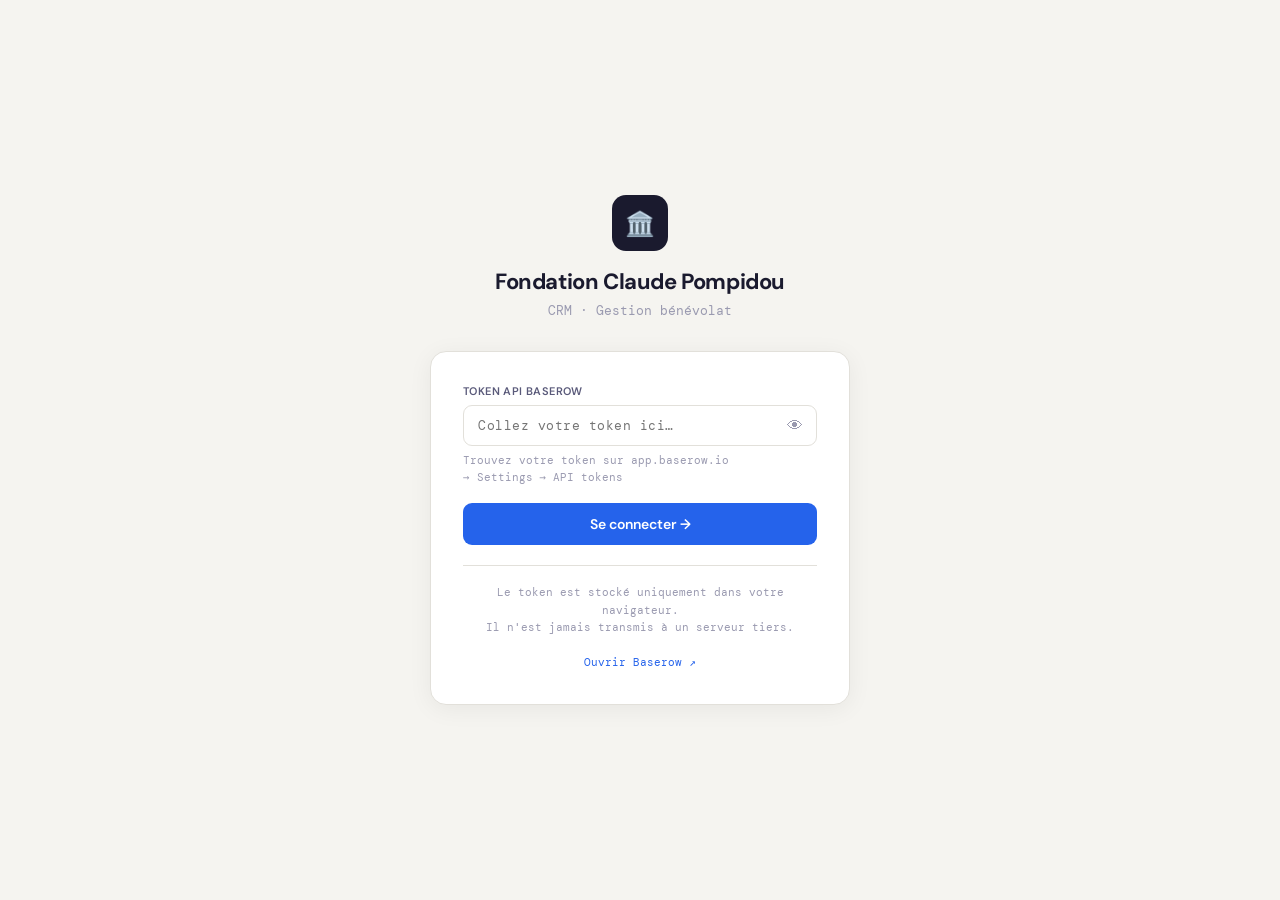
<file: index.html>
<!DOCTYPE html>
<html lang="fr">
<head>
<meta charset="UTF-8">
<meta name="viewport" content="width=device-width, initial-scale=1.0">
<title>Connexion — CRM Fondation Claude Pompidou</title>
<style>
@import url('https://fonts.googleapis.com/css2?family=DM+Sans:ital,wght@0,300;0,400;0,500;0,600;1,400&family=DM+Mono:wght@400;500&display=swap');

:root {
  --bg: #f5f4f0;
  --white: #ffffff;
  --text: #1a1a2e;
  --text2: #5a5a7a;
  --text3: #9a9ab0;
  --border: #e2e0da;
  --accent: #2563eb;
  --accent-bg: #eff6ff;
  --ok: #059669;
  --ok-bg: #ecfdf5;
  --ko: #dc2626;
  --ko-bg: #fef2f2;
  --ko-border: #fca5a5;
}

*, *::before, *::after { box-sizing: border-box; margin: 0; padding: 0; }
body {
  background: var(--bg);
  font-family: 'DM Sans', sans-serif;
  color: var(--text);
  min-height: 100vh;
  display: flex;
  align-items: center;
  justify-content: center;
  padding: 24px;
}

.login-wrap {
  width: 100%;
  max-width: 420px;
}

.login-header {
  text-align: center;
  margin-bottom: 32px;
}
.login-logo {
  display: inline-flex;
  align-items: center;
  justify-content: center;
  width: 56px; height: 56px;
  background: var(--text);
  border-radius: 14px;
  font-size: 24px;
  margin-bottom: 16px;
}
.login-title {
  font-size: 22px;
  font-weight: 700;
  letter-spacing: -0.4px;
  color: var(--text);
}
.login-sub {
  font-size: 13px;
  color: var(--text3);
  margin-top: 6px;
  font-family: 'DM Mono', monospace;
}

.login-card {
  background: white;
  border: 1.5px solid var(--border);
  border-radius: 16px;
  padding: 32px;
  box-shadow: 0 4px 24px rgba(0,0,0,0.06);
}

.form-group { margin-bottom: 18px; }
.form-label {
  display: block;
  font-size: 11px;
  font-weight: 600;
  color: var(--text2);
  text-transform: uppercase;
  letter-spacing: 0.4px;
  margin-bottom: 7px;
}
.input-wrap {
  position: relative;
}
.form-input {
  width: 100%;
  border: 1.5px solid var(--border);
  border-radius: 9px;
  padding: 11px 44px 11px 14px;
  font-family: 'DM Mono', monospace;
  font-size: 13px;
  color: var(--text);
  outline: none;
  transition: border-color 0.15s;
  background: white;
  letter-spacing: 0.5px;
}
.form-input:focus { border-color: var(--accent); }
.form-input.error { border-color: var(--ko); }
.toggle-pwd {
  position: absolute;
  right: 12px;
  top: 50%;
  transform: translateY(-50%);
  background: none;
  border: none;
  cursor: pointer;
  color: var(--text3);
  font-size: 16px;
  padding: 2px;
  transition: color 0.15s;
}
.toggle-pwd:hover { color: var(--text); }

.form-hint {
  font-size: 11px;
  color: var(--text3);
  margin-top: 6px;
  font-family: 'DM Mono', monospace;
  line-height: 1.5;
}
.form-error {
  font-size: 12px;
  color: var(--ko);
  margin-top: 8px;
  font-weight: 500;
  display: none;
  background: var(--ko-bg);
  border: 1px solid var(--ko-border);
  border-radius: 7px;
  padding: 8px 12px;
}
.form-error.visible { display: block; }

.btn-login {
  width: 100%;
  padding: 12px;
  background: var(--accent);
  color: white;
  border: none;
  border-radius: 9px;
  font-family: 'DM Sans', sans-serif;
  font-size: 14px;
  font-weight: 600;
  cursor: pointer;
  transition: all 0.15s;
  display: flex;
  align-items: center;
  justify-content: center;
  gap: 8px;
  margin-top: 8px;
}
.btn-login:hover { background: #1d4ed8; }
.btn-login:disabled { opacity: 0.6; cursor: not-allowed; }

.login-footer {
  margin-top: 20px;
  padding-top: 18px;
  border-top: 1px solid var(--border);
  font-size: 11px;
  color: var(--text3);
  font-family: 'DM Mono', monospace;
  line-height: 1.6;
  text-align: center;
}
.login-footer a { color: var(--accent); text-decoration: none; }
.login-footer a:hover { text-decoration: underline; }

.spinner {
  width: 16px; height: 16px;
  border: 2px solid rgba(255,255,255,0.4);
  border-top-color: white;
  border-radius: 50%;
  animation: spin 0.7s linear infinite;
  display: none;
}
.btn-login.loading .spinner { display: block; }
.btn-login.loading .btn-text { display: none; }
@keyframes spin { to { transform: rotate(360deg); } }

.already-logged {
  background: var(--ok-bg);
  border: 1.5px solid #6ee7b7;
  border-radius: 10px;
  padding: 14px 16px;
  display: none;
  align-items: center;
  gap: 10px;
  margin-bottom: 20px;
  font-size: 13px;
  color: var(--ok);
  font-weight: 500;
}
.already-logged.visible { display: flex; }
</style>
</head>
<body>

<div class="login-wrap">

  <div class="login-header">
    <div class="login-logo">🏛️</div>
    <div class="login-title">Fondation Claude Pompidou</div>
    <div class="login-sub">CRM · Gestion bénévolat</div>
  </div>

  <div class="login-card">

    <div class="already-logged" id="alreadyLogged">
      ✅ Vous êtes déjà connecté·e.
      <a href="benevoles.html" style="margin-left:auto; color:var(--accent); font-size:12px;">Accéder →</a>
    </div>

    <div class="form-group">
      <label class="form-label">Token API Baserow</label>
      <div class="input-wrap">
        <input
          type="password"
          id="tokenInput"
          class="form-input"
          placeholder="Collez votre token ici…"
          autocomplete="off"
          spellcheck="false"
        />
        <button class="toggle-pwd" type="button" onclick="togglePwd()" title="Afficher/masquer">👁</button>
      </div>
      <div class="form-hint">
        Trouvez votre token sur app.baserow.io<br>
        → Settings → API tokens
      </div>
    </div>

    <div class="form-error" id="formError"></div>

    <button class="btn-login" id="loginBtn" onclick="handleLogin()">
      <span class="btn-text">Se connecter →</span>
      <div class="spinner"></div>
    </button>

    <div class="login-footer">
      Le token est stocké uniquement dans votre navigateur.<br>
      Il n'est jamais transmis à un serveur tiers.<br><br>
      <a href="https://app.baserow.io" target="_blank">Ouvrir Baserow ↗</a>
    </div>

  </div>
</div>

<script>
// Config inline (pas de fichier JS externe sur la page de login)
const STORAGE_KEY = 'fcp_crm_token';
const BASE_URL    = 'https://api.baserow.io';
const TABLE_ID    = 837810;

// Vérifie si déjà connecté
window.addEventListener('load', () => {
  const existing = localStorage.getItem(STORAGE_KEY);
  if (existing) {
    document.getElementById('alreadyLogged').classList.add('visible');
    document.getElementById('tokenInput').value = existing;
  }
});

function togglePwd() {
  const inp = document.getElementById('tokenInput');
  inp.type = inp.type === 'password' ? 'text' : 'password';
}

function showError(msg) {
  const el = document.getElementById('formError');
  el.textContent = msg;
  el.classList.add('visible');
  document.getElementById('tokenInput').classList.add('error');
}
function clearError() {
  document.getElementById('formError').classList.remove('visible');
  document.getElementById('tokenInput').classList.remove('error');
}

async function handleLogin() {
  clearError();
  const token = document.getElementById('tokenInput').value.trim();

  if (!token) {
    showError('Veuillez saisir votre token API Baserow.');
    return;
  }

  const btn = document.getElementById('loginBtn');
  btn.disabled = true;
  btn.classList.add('loading');

  try {
    // Test du token contre la vraie API
    const res = await fetch(`${BASE_URL}/api/database/rows/table/${TABLE_ID}/?size=1`, {
      headers: { 'Authorization': `Token ${token}` }
    });

    if (res.status === 401 || res.status === 403) {
      showError('Token invalide. Vérifiez votre token sur app.baserow.io.');
      return;
    }
    if (!res.ok) {
      showError(`Erreur de connexion (${res.status}). Réessayez dans quelques instants.`);
      return;
    }

    // Token valide → sauvegarde et redirection
    localStorage.setItem(STORAGE_KEY, token);
    window.location.href = 'benevoles.html';

  } catch (e) {
    showError('Impossible de contacter Baserow. Vérifiez votre connexion internet.');
  } finally {
    btn.disabled = false;
    btn.classList.remove('loading');
  }
}

// Connexion avec Entrée
document.getElementById('tokenInput').addEventListener('keydown', e => {
  if (e.key === 'Enter') handleLogin();
});
</script>
</body>
</html>
</file>
<file: css/style.css>
@import url('https://fonts.googleapis.com/css2?family=DM+Sans:ital,wght@0,300;0,400;0,500;0,600;1,400&family=DM+Mono:wght@400;500&display=swap');

/* ═══════════════════════════════════════
   VARIABLES
═══════════════════════════════════════ */
:root {
  --bg: #f5f4f0;
  --white: #ffffff;
  --text: #1a1a2e;
  --text2: #5a5a7a;
  --text3: #9a9ab0;
  --border: #e2e0da;

  --accent: #2563eb;
  --accent-bg: #eff6ff;
  --accent-border: #bfdbfe;

  --ok: #059669;
  --ok-bg: #ecfdf5;
  --ok-border: #6ee7b7;

  --warn: #d97706;
  --warn-bg: #fffbeb;
  --warn-border: #fcd34d;

  --ko: #dc2626;
  --ko-bg: #fef2f2;
  --ko-border: #fca5a5;

  --purple: #7c3aed;
  --purple-bg: #f5f3ff;
  --purple-border: #c4b5fd;

  --sidebar-w: 240px;
  --topbar-h: 60px;
}

/* ═══════════════════════════════════════
   RESET
═══════════════════════════════════════ */
*, *::before, *::after { box-sizing: border-box; margin: 0; padding: 0; }
body {
  background: var(--bg);
  font-family: 'DM Sans', sans-serif;
  color: var(--text);
  min-height: 100vh;
  -webkit-font-smoothing: antialiased;
}
a { text-decoration: none; color: inherit; }

/* ═══════════════════════════════════════
   LAYOUT
═══════════════════════════════════════ */
.app { display: flex; min-height: 100vh; }

/* ═══════════════════════════════════════
   SIDEBAR
═══════════════════════════════════════ */
.sidebar {
  width: var(--sidebar-w);
  background: var(--text);
  color: white;
  display: flex;
  flex-direction: column;
  position: fixed;
  top: 0; left: 0; bottom: 0;
  z-index: 100;
  overflow-y: auto;
}
.sidebar-logo {
  padding: 24px 20px 20px;
  border-bottom: 1px solid rgba(255,255,255,0.08);
  flex-shrink: 0;
}
.sidebar-logo-title {
  font-size: 13px;
  font-weight: 700;
  letter-spacing: 0.3px;
  color: white;
  line-height: 1.3;
}
.sidebar-logo-sub {
  font-family: 'DM Mono', monospace;
  font-size: 10px;
  color: rgba(255,255,255,0.4);
  margin-top: 4px;
}
.sidebar-section {
  padding: 16px 16px 6px;
  font-family: 'DM Mono', monospace;
  font-size: 9px;
  text-transform: uppercase;
  letter-spacing: 1px;
  color: rgba(255,255,255,0.3);
}
.sidebar-item {
  display: flex;
  align-items: center;
  gap: 10px;
  padding: 9px 16px;
  font-size: 13px;
  font-weight: 500;
  color: rgba(255,255,255,0.6);
  cursor: pointer;
  border-radius: 8px;
  margin: 1px 8px;
  transition: all 0.15s;
}
.sidebar-item:hover { background: rgba(255,255,255,0.07); color: white; }
.sidebar-item.active { background: rgba(255,255,255,0.13); color: white; }
.sidebar-item.disabled { opacity: 0.3; cursor: not-allowed; pointer-events: none; }
.sidebar-item .icon { font-size: 15px; width: 20px; text-align: center; flex-shrink: 0; }
.sidebar-spacer { flex: 1; }
.sidebar-footer {
  padding: 14px 16px;
  border-top: 1px solid rgba(255,255,255,0.08);
  font-size: 10px;
  color: rgba(255,255,255,0.25);
  font-family: 'DM Mono', monospace;
  flex-shrink: 0;
}

/* ═══════════════════════════════════════
   MAIN
═══════════════════════════════════════ */
.main {
  margin-left: var(--sidebar-w);
  flex: 1;
  display: flex;
  flex-direction: column;
  min-height: 100vh;
}

/* ═══════════════════════════════════════
   TOPBAR
═══════════════════════════════════════ */
.topbar {
  background: white;
  border-bottom: 1px solid var(--border);
  padding: 0 32px;
  height: var(--topbar-h);
  display: flex;
  align-items: center;
  justify-content: space-between;
  position: sticky;
  top: 0;
  z-index: 50;
}
.topbar-left { display: flex; align-items: center; gap: 12px; }
.topbar-title { font-size: 17px; font-weight: 600; letter-spacing: -0.3px; }
.topbar-count {
  background: var(--accent-bg);
  color: var(--accent);
  font-family: 'DM Mono', monospace;
  font-size: 11px;
  font-weight: 600;
  padding: 3px 10px;
  border-radius: 20px;
}
.topbar-right { display: flex; align-items: center; gap: 10px; }

/* ═══════════════════════════════════════
   BUTTONS
═══════════════════════════════════════ */
.btn {
  display: inline-flex;
  align-items: center;
  gap: 6px;
  padding: 7px 14px;
  border-radius: 8px;
  font-size: 13px;
  font-weight: 500;
  cursor: pointer;
  border: none;
  transition: all 0.15s;
  font-family: 'DM Sans', sans-serif;
  white-space: nowrap;
}
.btn-primary { background: var(--accent); color: white; }
.btn-primary:hover { background: #1d4ed8; }
.btn-ghost { background: transparent; color: var(--text2); border: 1.5px solid var(--border); }
.btn-ghost:hover { background: var(--bg); color: var(--text); }
.btn-danger { background: var(--ko-bg); color: var(--ko); border: 1.5px solid var(--ko-border); }
.btn-danger:hover { background: var(--ko); color: white; }
.btn-full { width: 100%; justify-content: center; }
.btn:disabled { opacity: 0.4; cursor: not-allowed; }

/* ═══════════════════════════════════════
   FILTERS BAR
═══════════════════════════════════════ */
.filters-bar {
  background: white;
  border-bottom: 1px solid var(--border);
  padding: 12px 32px;
  display: flex;
  align-items: center;
  gap: 10px;
  flex-wrap: wrap;
}
.search-box {
  display: flex;
  align-items: center;
  gap: 8px;
  background: var(--bg);
  border: 1.5px solid var(--border);
  border-radius: 8px;
  padding: 7px 12px;
  flex: 1;
  max-width: 320px;
  transition: border-color 0.15s;
}
.search-box:focus-within { border-color: var(--accent); }
.search-box .search-icon { color: var(--text3); font-size: 14px; flex-shrink: 0; }
.search-box input {
  border: none;
  background: transparent;
  font-family: 'DM Sans', sans-serif;
  font-size: 13px;
  color: var(--text);
  outline: none;
  width: 100%;
}
.search-box input::placeholder { color: var(--text3); }
.filter-select {
  background: var(--bg);
  border: 1.5px solid var(--border);
  border-radius: 8px;
  padding: 7px 12px;
  font-family: 'DM Sans', sans-serif;
  font-size: 13px;
  color: var(--text);
  cursor: pointer;
  outline: none;
  transition: border-color 0.15s;
  min-width: 160px;
}
.filter-select:focus { border-color: var(--accent); }
.btn-reset {
  font-size: 12px;
  color: var(--text3);
  cursor: pointer;
  padding: 6px 10px;
  border-radius: 6px;
  transition: all 0.15s;
  background: none;
  border: none;
  font-family: 'DM Sans', sans-serif;
}
.btn-reset:hover { color: var(--ko); background: var(--ko-bg); }

/* ═══════════════════════════════════════
   CONTENT
═══════════════════════════════════════ */
.content { padding: 24px 32px; flex: 1; }

/* ═══════════════════════════════════════
   TABLE CARD
═══════════════════════════════════════ */
.table-card {
  background: white;
  border: 1.5px solid var(--border);
  border-radius: 12px;
  overflow: hidden;
  box-shadow: 0 2px 8px rgba(0,0,0,0.04);
}
table { width: 100%; border-collapse: collapse; font-size: 13px; }
thead tr { background: var(--bg); border-bottom: 1.5px solid var(--border); }
thead th {
  padding: 11px 16px;
  text-align: left;
  font-family: 'DM Mono', monospace;
  font-size: 10px;
  font-weight: 500;
  text-transform: uppercase;
  letter-spacing: 0.5px;
  color: var(--text3);
  white-space: nowrap;
  user-select: none;
}
thead th.sortable { cursor: pointer; transition: color 0.15s; }
thead th.sortable:hover { color: var(--text); }
thead th.sorted { color: var(--accent); }
tbody tr { border-bottom: 1px solid var(--border); transition: background 0.1s; }
tbody tr:last-child { border-bottom: none; }
tbody tr.clickable { cursor: pointer; }
tbody tr.clickable:hover { background: #fafaf8; }
tbody td { padding: 12px 16px; vertical-align: middle; }
.cell-primary { font-weight: 600; }
.cell-secondary { color: var(--text2); font-size: 12px; }
.cell-mono { font-family: 'DM Mono', monospace; font-size: 11px; color: var(--text3); }
.cell-muted { color: var(--text3); font-style: italic; font-size: 12px; }

/* ═══════════════════════════════════════
   BADGES
═══════════════════════════════════════ */
.badge {
  display: inline-flex;
  align-items: center;
  gap: 5px;
  padding: 3px 9px;
  border-radius: 20px;
  font-size: 11px;
  font-weight: 600;
  white-space: nowrap;
}
.badge::before {
  content: '';
  width: 5px; height: 5px;
  border-radius: 50%;
  background: currentColor;
  opacity: 0.7;
  flex-shrink: 0;
}
.badge-actif      { background: var(--ok-bg);      color: var(--ok);     border: 1px solid var(--ok-border); }
.badge-candidat   { background: var(--accent-bg);   color: var(--accent); border: 1px solid var(--accent-border); }
.badge-inactif    { background: #f9fafb;             color: #6b7280;       border: 1px solid #d1d5db; }
.badge-formation  { background: var(--purple-bg);   color: var(--purple); border: 1px solid var(--purple-border); }
.badge-attente    { background: var(--warn-bg);     color: var(--warn);   border: 1px solid var(--warn-border); }
.badge-demission  { background: var(--ko-bg);       color: var(--ko);     border: 1px solid var(--ko-border); }
.badge-radie      { background: #1f2937;             color: #f3f4f6;       border: 1px solid #374151; }
.badge-default    { background: var(--purple-bg);   color: var(--purple); border: 1px solid var(--purple-border); }

/* ═══════════════════════════════════════
   ÉTATS (loading / empty / error)
═══════════════════════════════════════ */
.state-box {
  display: flex;
  flex-direction: column;
  align-items: center;
  justify-content: center;
  padding: 72px 32px;
  gap: 12px;
}
.state-icon { font-size: 36px; }
.state-title { font-size: 16px; font-weight: 600; color: var(--text2); }
.state-sub { font-size: 13px; color: var(--text3); text-align: center; max-width: 340px; line-height: 1.6; }
.spinner {
  width: 30px; height: 30px;
  border: 3px solid var(--border);
  border-top-color: var(--accent);
  border-radius: 50%;
  animation: spin 0.7s linear infinite;
}
@keyframes spin { to { transform: rotate(360deg); } }

/* ═══════════════════════════════════════
   PAGINATION
═══════════════════════════════════════ */
.pagination {
  display: flex;
  align-items: center;
  justify-content: space-between;
  padding: 12px 20px;
  border-top: 1px solid var(--border);
  background: var(--bg);
  flex-wrap: wrap;
  gap: 8px;
}
.pagination-info {
  font-family: 'DM Mono', monospace;
  font-size: 11px;
  color: var(--text3);
}
.pagination-controls { display: flex; gap: 4px; align-items: center; }
.page-btn {
  min-width: 30px; height: 30px;
  padding: 0 6px;
  border: 1.5px solid var(--border);
  border-radius: 6px;
  background: white;
  cursor: pointer;
  font-size: 12px;
  display: flex; align-items: center; justify-content: center;
  transition: all 0.15s;
  font-family: 'DM Mono', monospace;
  color: var(--text2);
}
.page-btn:hover:not(:disabled) { border-color: var(--accent); color: var(--accent); background: var(--accent-bg); }
.page-btn.active { background: var(--accent); color: white; border-color: var(--accent); font-weight: 600; }
.page-btn:disabled { opacity: 0.3; cursor: not-allowed; }

/* ═══════════════════════════════════════
   PANEL LATÉRAL (fiche détail)
═══════════════════════════════════════ */
.panel-overlay {
  position: fixed; inset: 0;
  z-index: 150;
  display: flex; justify-content: flex-end;
}
.panel-overlay.hidden { display: none; }
.panel-backdrop {
  position: absolute; inset: 0;
  background: rgba(26,26,46,0.35);
  backdrop-filter: blur(2px);
}
.panel {
  position: relative;
  background: white;
  width: 460px;
  max-width: 95vw;
  height: 100%;
  overflow-y: auto;
  box-shadow: -8px 0 48px rgba(0,0,0,0.12);
  animation: slideIn 0.2s ease;
}
@keyframes slideIn { from { transform: translateX(30px); opacity: 0; } to { transform: translateX(0); opacity: 1; } }
.panel-header {
  padding: 18px 24px;
  border-bottom: 1px solid var(--border);
  display: flex;
  align-items: flex-start;
  justify-content: space-between;
  gap: 12px;
  position: sticky;
  top: 0;
  background: white;
  z-index: 10;
}
.panel-header-info { flex: 1; min-width: 0; }
.panel-header-label {
  font-family: 'DM Mono', monospace;
  font-size: 9px;
  text-transform: uppercase;
  letter-spacing: 1px;
  color: var(--text3);
  margin-bottom: 3px;
}
.panel-header-name { font-size: 16px; font-weight: 700; letter-spacing: -0.3px; }
.panel-close {
  width: 30px; height: 30px; flex-shrink: 0;
  border-radius: 8px;
  border: 1.5px solid var(--border);
  background: transparent;
  cursor: pointer;
  display: flex; align-items: center; justify-content: center;
  font-size: 14px;
  color: var(--text2);
  transition: all 0.15s;
}
.panel-close:hover { background: var(--ko-bg); border-color: var(--ko-border); color: var(--ko); }
.panel-body { padding: 20px 24px 32px; }
.panel-section { margin-top: 20px; }
.panel-section-title {
  font-family: 'DM Mono', monospace;
  font-size: 9px;
  text-transform: uppercase;
  letter-spacing: 1px;
  color: var(--text3);
  margin-bottom: 10px;
  display: flex;
  align-items: center;
  gap: 8px;
}
.panel-section-title::after { content: ''; flex: 1; height: 1px; background: var(--border); }
.panel-field {
  display: flex;
  gap: 12px;
  padding: 8px 0;
  border-bottom: 1px solid #f5f4f0;
  align-items: flex-start;
}
.panel-field:last-child { border-bottom: none; }
.panel-field-label {
  font-size: 11px;
  color: var(--text3);
  width: 140px;
  flex-shrink: 0;
  font-family: 'DM Mono', monospace;
  padding-top: 1px;
  line-height: 1.4;
}
.panel-field-value {
  font-size: 13px;
  color: var(--text);
  font-weight: 500;
  word-break: break-word;
  line-height: 1.4;
  flex: 1;
}
.panel-field-value.empty { color: var(--text3); font-weight: 400; font-style: italic; }

/* ═══════════════════════════════════════
   TOAST
═══════════════════════════════════════ */
.toast {
  position: fixed;
  bottom: 24px; right: 24px;
  background: var(--text);
  color: white;
  padding: 11px 18px;
  border-radius: 10px;
  font-size: 13px;
  font-weight: 500;
  box-shadow: 0 8px 30px rgba(0,0,0,0.18);
  z-index: 300;
  transition: all 0.25s;
  max-width: 340px;
}
.toast.hidden { opacity: 0; transform: translateY(10px); pointer-events: none; }
.toast.success { background: var(--ok); }
.toast.error   { background: var(--ko); }
.toast.warn    { background: var(--warn); }

/* ═══════════════════════════════════════
   FORM ELEMENTS
═══════════════════════════════════════ */
.form-group { margin-bottom: 16px; }
.form-label {
  display: block;
  font-size: 11px;
  font-weight: 600;
  color: var(--text2);
  text-transform: uppercase;
  letter-spacing: 0.4px;
  margin-bottom: 6px;
}
.form-input {
  width: 100%;
  border: 1.5px solid var(--border);
  border-radius: 8px;
  padding: 9px 12px;
  font-family: 'DM Sans', sans-serif;
  font-size: 13px;
  color: var(--text);
  outline: none;
  transition: border-color 0.15s;
  background: white;
}
.form-input:focus { border-color: var(--accent); }
.form-hint { font-size: 11px; color: var(--text3); margin-top: 5px; font-family: 'DM Mono', monospace; }
.form-error { font-size: 11px; color: var(--ko); margin-top: 5px; font-weight: 500; }
</file>
